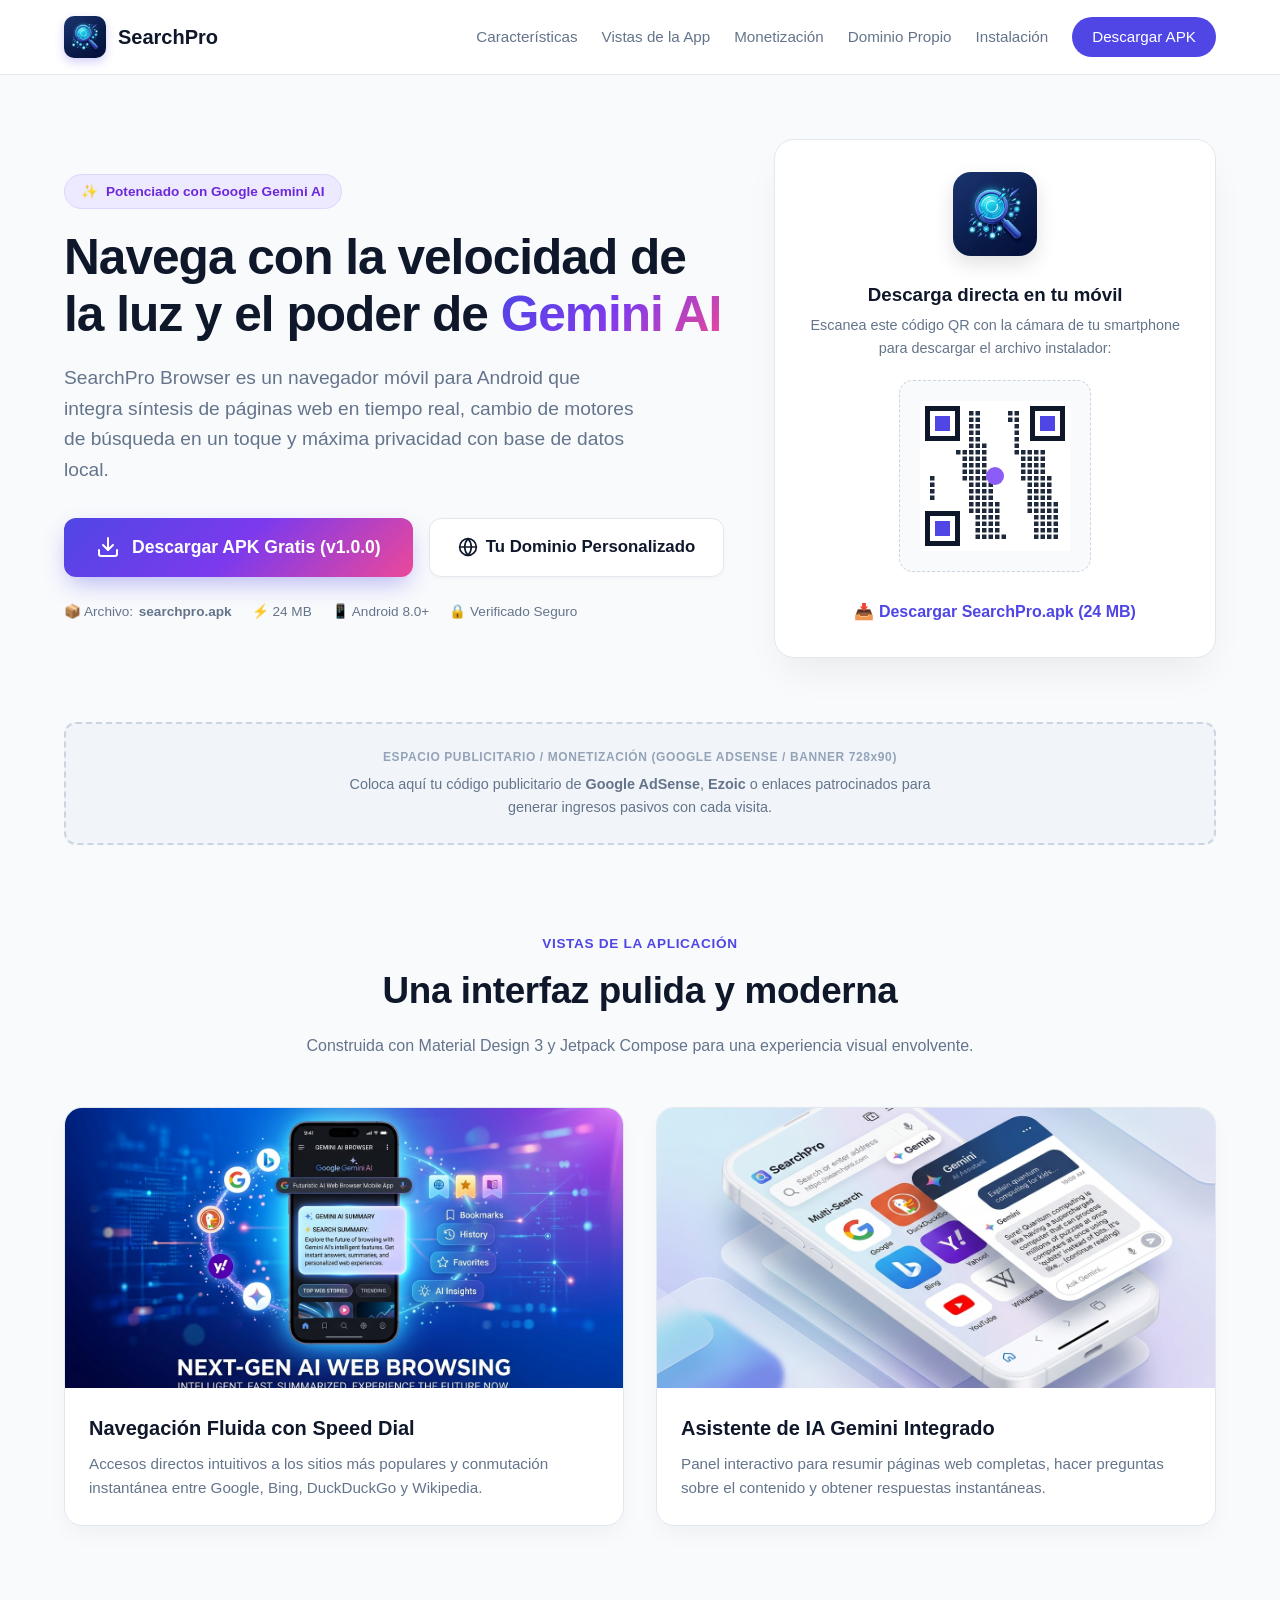
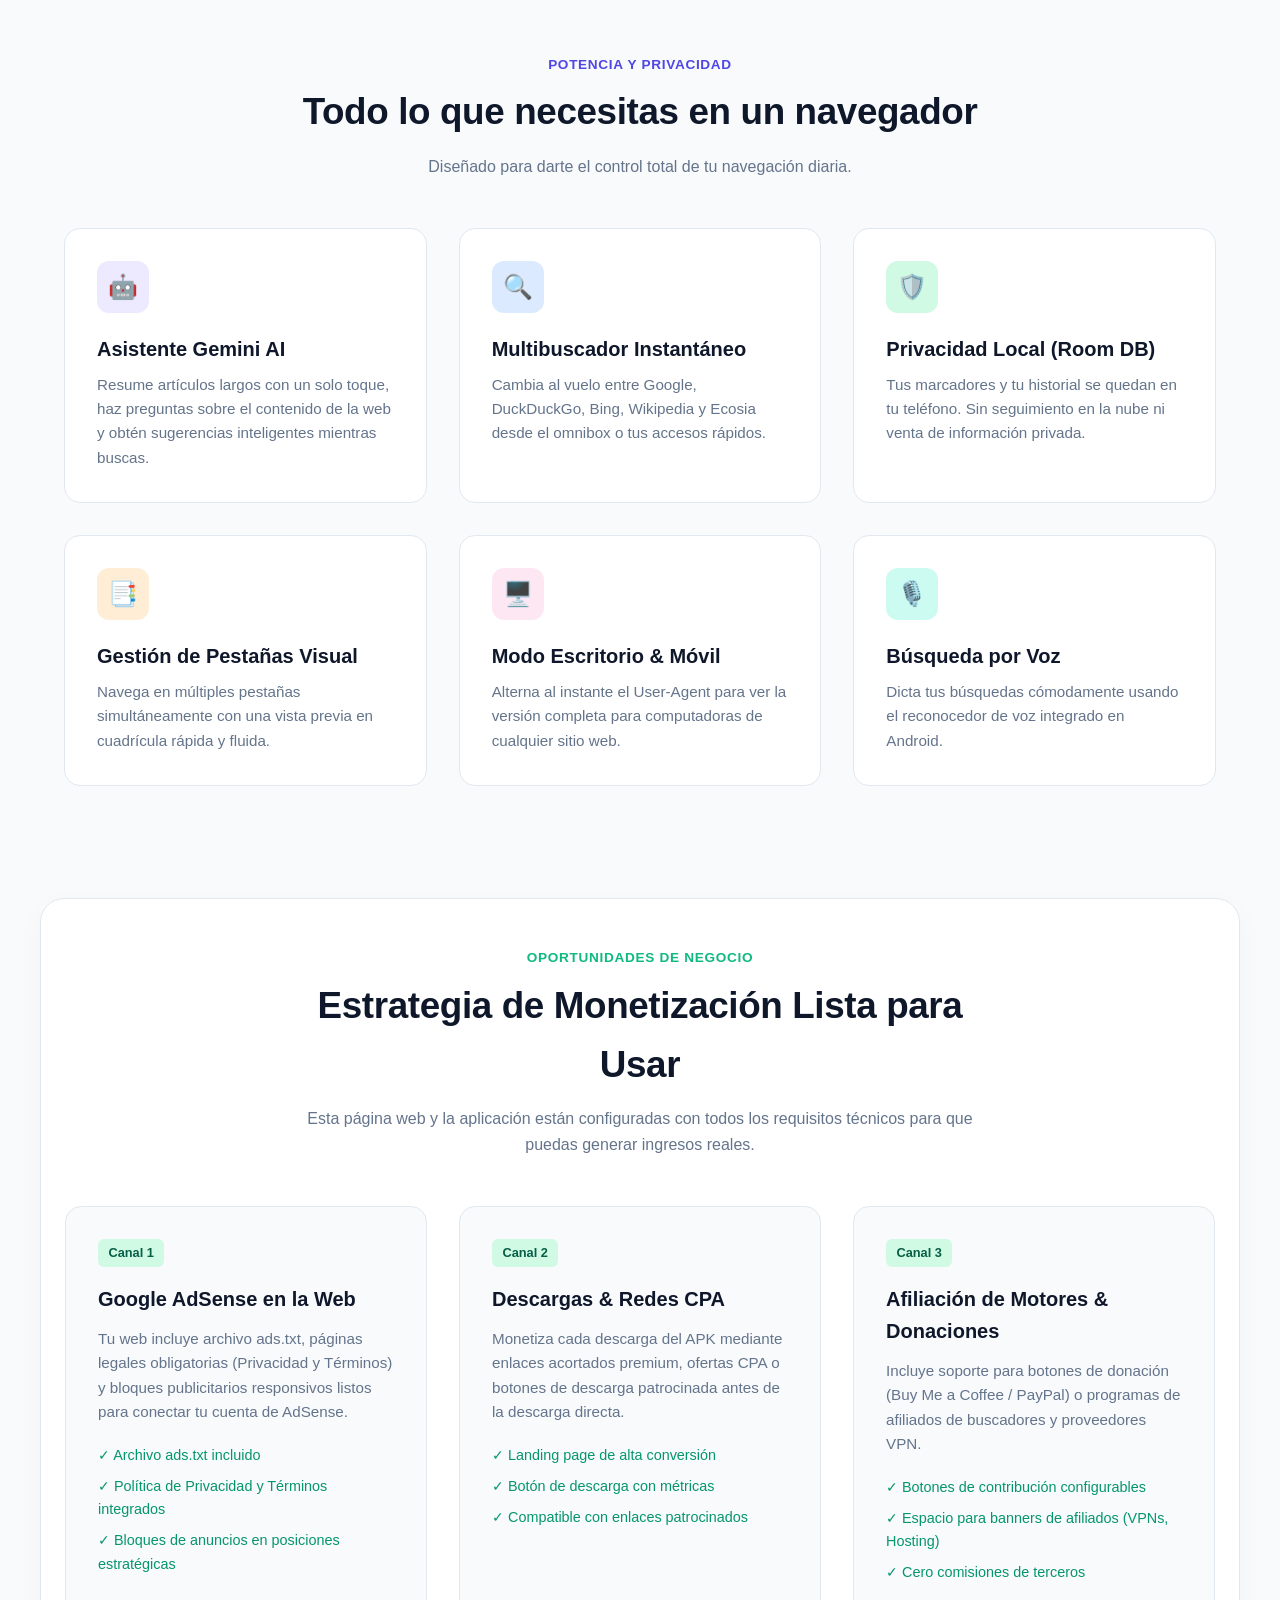
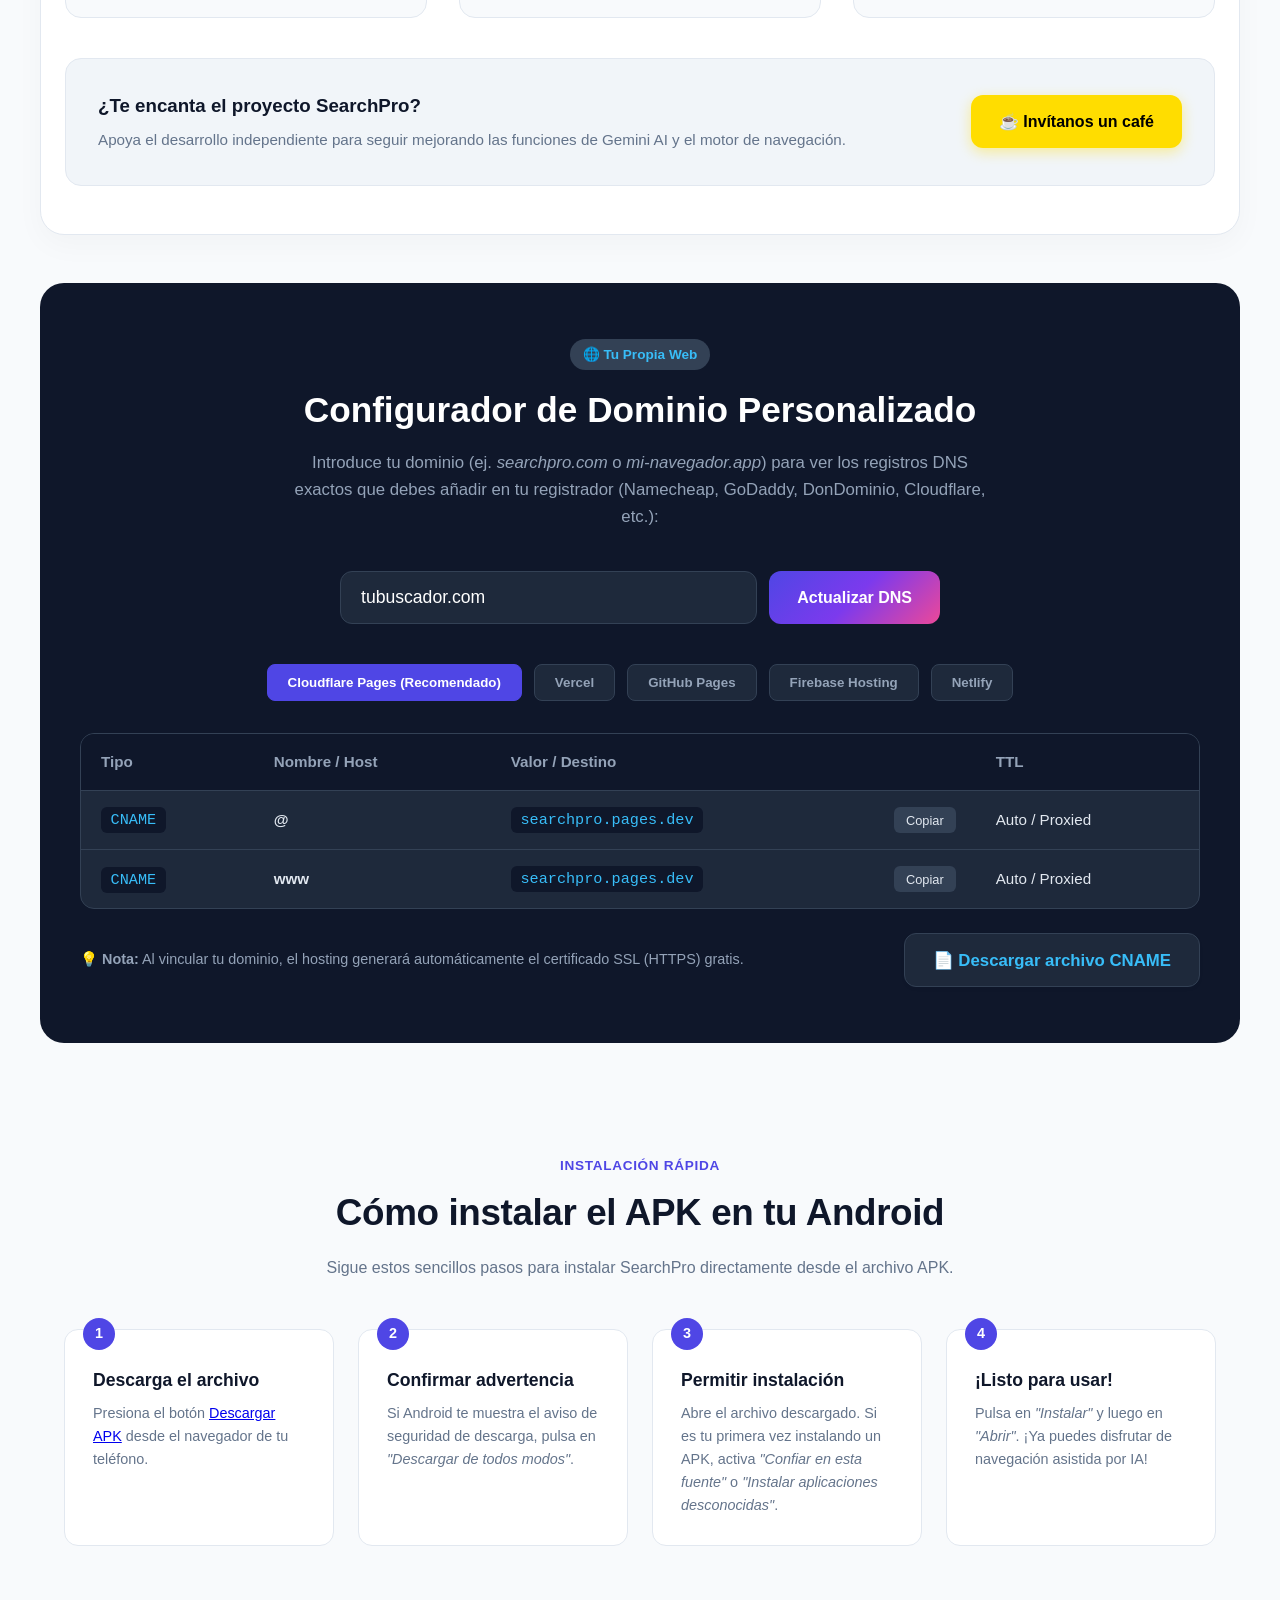
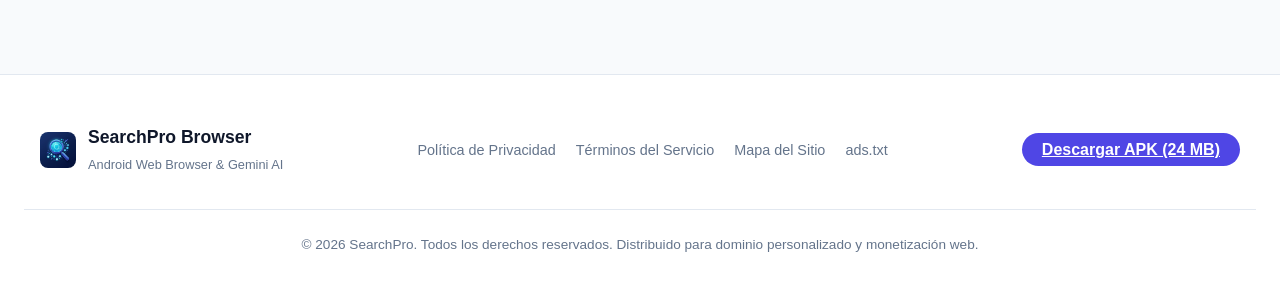
<file: public/index.html>
<!DOCTYPE html>
<html lang="es">
<head>
  <meta charset="UTF-8" />
  <meta name="viewport" content="width=device-width, initial-scale=1.0" />
  <title>SearchPro Browser — Navegador Web Inteligente con Gemini AI</title>
  
  <!-- SEO & Open Graph Meta Tags -->
  <meta name="description" content="Descarga el APK oficial de SearchPro Browser para Android. Navegación ultrarrápida, asistente Gemini AI integrado, multibuscador instantáneo y privacidad total." />
  <meta name="keywords" content="navegador android, descargar apk, browser gemini ai, buscador inteligente, apk navegador web" />
  <meta name="author" content="SearchPro Team" />
  
  <!-- Open Graph / Facebook -->
  <meta property="og:type" content="website" />
  <meta property="og:url" content="https://searchpro.app/" />
  <meta property="og:title" content="SearchPro Browser — Navegador Web Inteligente con Gemini AI" />
  <meta property="og:description" content="El navegador móvil para Android con Gemini AI integrado, cambio rápido de motor de búsqueda y almacenamiento de marcadores seguro." />
  <meta property="og:image" content="hero-banner.jpg" />

  <!-- Twitter Card -->
  <meta name="twitter:card" content="summary_large_image" />
  <meta name="twitter:title" content="SearchPro Browser — Navegador con Gemini AI" />
  <meta name="twitter:description" content="Descarga el APK oficial para Android. Rápido, privado e impulsado por Inteligencia Artificial." />
  <meta name="twitter:image" content="hero-banner.jpg" />

  <link rel="icon" type="image/jpeg" href="icon.jpg" />
  <link rel="stylesheet" href="styles.css" />

  <!-- Espacio para script de monetización (Google AdSense u otra red) -->
  <!-- Reemplaza 'ca-pub-XXXXXXXXXXXXXXXX' con tu ID de editor de AdSense una vez aprobado -->
  <!-- <script async src="https://pagead2.googlesyndication.com/pagead/js/adsbygoogle.js?client=ca-pub-XXXXXXXXXXXXXXXX" crossorigin="anonymous"></script> -->
</head>
<body>

  <!-- Navbar -->
  <header class="navbar">
    <div class="nav-container">
      <a href="#" class="brand">
        <img src="icon.jpg" alt="SearchPro Icon" class="brand-icon" />
        <span>SearchPro</span>
      </a>
      <nav class="nav-links">
        <a href="#caracteristicas">Características</a>
        <a href="#capturas">Vistas de la App</a>
        <a href="#monetizacion">Monetización</a>
        <a href="#dominio">Dominio Propio</a>
        <a href="#instalacion">Instalación</a>
        <a href="searchpro.apk" download="SearchPro.apk" class="btn-download-sm">Descargar APK</a>
      </nav>
    </div>
  </header>

  <!-- Hero Section -->
  <section class="hero">
    <div class="hero-content">
      <div class="badge-ai">
        <span>✨</span> Potenciado con Google Gemini AI
      </div>
      <h1 class="hero-title">
        Navega con la velocidad de la luz y el poder de <span class="gradient-text">Gemini AI</span>
      </h1>
      <p class="hero-desc">
        SearchPro Browser es un navegador móvil para Android que integra síntesis de páginas web en tiempo real, cambio de motores de búsqueda en un toque y máxima privacidad con base de datos local.
      </p>

      <div class="hero-actions">
        <a href="searchpro.apk" download="SearchPro.apk" class="btn-primary-large">
          <svg width="24" height="24" viewBox="0 0 24 24" fill="none" stroke="currentColor" stroke-width="2" stroke-linecap="round" stroke-linejoin="round">
            <path d="M21 15v4a2 2 0 0 1-2 2H5a2 2 0 0 1-2-2v-4"></path>
            <polyline points="7 10 12 15 17 10"></polyline>
            <line x1="12" y1="15" x2="12" y2="3"></line>
          </svg>
          Descargar APK Gratis (v1.0.0)
        </a>
        <a href="#dominio" class="btn-secondary">
          <svg width="20" height="20" viewBox="0 0 24 24" fill="none" stroke="currentColor" stroke-width="2" stroke-linecap="round" stroke-linejoin="round">
            <circle cx="12" cy="12" r="10"></circle>
            <line x1="2" y1="12" x2="22" y2="12"></line>
            <path d="M12 2a15.3 15.3 0 0 1 4 10 15.3 15.3 0 0 1-4 10 15.3 15.3 0 0 1-4-10 15.3 15.3 0 0 1 4-10z"></path>
          </svg>
          Tu Dominio Personalizado
        </a>
      </div>

      <div class="apk-meta">
        <span>📦 Archivo: <strong>searchpro.apk</strong></span>
        <span>⚡ 24 MB</span>
        <span>📱 Android 8.0+</span>
        <span>🔒 Verificado Seguro</span>
      </div>
    </div>

    <div class="hero-card">
      <img src="icon.jpg" alt="Logo de SearchPro" class="card-preview-icon" />
      <h3>Descarga directa en tu móvil</h3>
      <p style="color: var(--text-muted); font-size: 0.9rem; margin-top: 0.25rem;">
        Escanea este código QR con la cámara de tu smartphone para descargar el archivo instalador:
      </p>

      <div class="qr-box">
        <canvas id="qrCanvas" class="qr-canvas"></canvas>
      </div>

      <div>
        <a href="searchpro.apk" download="SearchPro.apk" style="color: var(--primary); font-weight: 700; text-decoration: none; font-size: 1rem; display: inline-flex; align-items: center; gap: 0.4rem;">
          📥 Descargar SearchPro.apk (24 MB)
        </a>
      </div>
    </div>
  </section>

  <!-- Banner Publicitario / Espacio de Monetización Superior -->
  <div class="ad-container-wrapper">
    <div class="ad-banner-slot">
      <div class="ad-tag">ESPACIO PUBLICITARIO / MONETIZACIÓN (GOOGLE ADSENSE / BANNER 728x90)</div>
      <p class="ad-placeholder-text">Coloca aquí tu código publicitario de <strong>Google AdSense</strong>, <strong>Ezoic</strong> o enlaces patrocinados para generar ingresos pasivos con cada visita.</p>
    </div>
  </div>

  <!-- Showcase / App Visual Preview -->
  <section id="capturas" class="section">
    <div class="section-header">
      <div class="section-subtitle">Vistas de la Aplicación</div>
      <h2 class="section-title">Una interfaz pulida y moderna</h2>
      <p style="color: var(--text-muted);">Construida con Material Design 3 y Jetpack Compose para una experiencia visual envolvente.</p>
    </div>

    <div class="showcase-grid">
      <div class="showcase-card">
        <img src="hero-banner.jpg" alt="SearchPro Browser Banner" class="showcase-img" />
        <div class="showcase-info">
          <h3>Navegación Fluida con Speed Dial</h3>
          <p>Accesos directos intuitivos a los sitios más populares y conmutación instantánea entre Google, Bing, DuckDuckGo y Wikipedia.</p>
        </div>
      </div>
      <div class="showcase-card">
        <img src="app-mockup.jpg" alt="SearchPro App Mockup" class="showcase-img" />
        <div class="showcase-info">
          <h3>Asistente de IA Gemini Integrado</h3>
          <p>Panel interactivo para resumir páginas web completas, hacer preguntas sobre el contenido y obtener respuestas instantáneas.</p>
        </div>
      </div>
    </div>
  </section>

  <!-- Features -->
  <section id="caracteristicas" class="section">
    <div class="section-header">
      <div class="section-subtitle">Potencia y Privacidad</div>
      <h2 class="section-title">Todo lo que necesitas en un navegador</h2>
      <p style="color: var(--text-muted);">Diseñado para darte el control total de tu navegación diaria.</p>
    </div>

    <div class="features-grid">
      <div class="feature-card">
        <div class="feature-icon-wrapper icon-purple">🤖</div>
        <h3 class="feature-title">Asistente Gemini AI</h3>
        <p class="feature-desc">Resume artículos largos con un solo toque, haz preguntas sobre el contenido de la web y obtén sugerencias inteligentes mientras buscas.</p>
      </div>

      <div class="feature-card">
        <div class="feature-icon-wrapper icon-blue">🔍</div>
        <h3 class="feature-title">Multibuscador Instantáneo</h3>
        <p class="feature-desc">Cambia al vuelo entre Google, DuckDuckGo, Bing, Wikipedia y Ecosia desde el omnibox o tus accesos rápidos.</p>
      </div>

      <div class="feature-card">
        <div class="feature-icon-wrapper icon-green">🛡️</div>
        <h3 class="feature-title">Privacidad Local (Room DB)</h3>
        <p class="feature-desc">Tus marcadores y tu historial se quedan en tu teléfono. Sin seguimiento en la nube ni venta de información privada.</p>
      </div>

      <div class="feature-card">
        <div class="feature-icon-wrapper icon-orange">📑</div>
        <h3 class="feature-title">Gestión de Pestañas Visual</h3>
        <p class="feature-desc">Navega en múltiples pestañas simultáneamente con una vista previa en cuadrícula rápida y fluida.</p>
      </div>

      <div class="feature-card">
        <div class="feature-icon-wrapper icon-pink">🖥️</div>
        <h3 class="feature-title">Modo Escritorio & Móvil</h3>
        <p class="feature-desc">Alterna al instante el User-Agent para ver la versión completa para computadoras de cualquier sitio web.</p>
      </div>

      <div class="feature-card">
        <div class="feature-icon-wrapper icon-teal">🎙️</div>
        <h3 class="feature-title">Búsqueda por Voz</h3>
        <p class="feature-desc">Dicta tus búsquedas cómodamente usando el reconocedor de voz integrado en Android.</p>
      </div>
    </div>
  </section>

  <!-- Monetization Strategy Section -->
  <section id="monetizacion" class="monetization-section">
    <div class="section-header">
      <div class="section-subtitle" style="color: #10b981;">Oportunidades de Negocio</div>
      <h2 class="section-title">Estrategia de Monetización Lista para Usar</h2>
      <p style="color: var(--text-muted);">Esta página web y la aplicación están configuradas con todos los requisitos técnicos para que puedas generar ingresos reales.</p>
    </div>

    <div class="monetization-grid">
      <div class="monetization-card">
        <div class="monetization-badge">Canal 1</div>
        <h3>Google AdSense en la Web</h3>
        <p>Tu web incluye archivo <code>ads.txt</code>, páginas legales obligatorias (Privacidad y Términos) y bloques publicitarios responsivos listos para conectar tu cuenta de AdSense.</p>
        <ul class="monetization-list">
          <li>✓ Archivo <code>ads.txt</code> incluido</li>
          <li>✓ Política de Privacidad y Términos integrados</li>
          <li>✓ Bloques de anuncios en posiciones estratégicas</li>
        </ul>
      </div>

      <div class="monetization-card">
        <div class="monetization-badge">Canal 2</div>
        <h3>Descargas & Redes CPA</h3>
        <p>Monetiza cada descarga del APK mediante enlaces acortados premium, ofertas CPA o botones de descarga patrocinada antes de la descarga directa.</p>
        <ul class="monetization-list">
          <li>✓ Landing page de alta conversión</li>
          <li>✓ Botón de descarga con métricas</li>
          <li>✓ Compatible con enlaces patrocinados</li>
        </ul>
      </div>

      <div class="monetization-card">
        <div class="monetization-badge">Canal 3</div>
        <h3>Afiliación de Motores & Donaciones</h3>
        <p>Incluye soporte para botones de donación (Buy Me a Coffee / PayPal) o programas de afiliados de buscadores y proveedores VPN.</p>
        <ul class="monetization-list">
          <li>✓ Botones de contribución configurables</li>
          <li>✓ Espacio para banners de afiliados (VPNs, Hosting)</li>
          <li>✓ Cero comisiones de terceros</li>
        </ul>
      </div>
    </div>

    <!-- Segundo Bloque de Anuncio / Donación -->
    <div class="donation-box">
      <div style="flex: 1;">
        <h3 style="margin-bottom: 0.5rem;">¿Te encanta el proyecto SearchPro?</h3>
        <p style="color: var(--text-muted); font-size: 0.95rem;">Apoya el desarrollo independiente para seguir mejorando las funciones de Gemini AI y el motor de navegación.</p>
      </div>
      <a href="https://buymeacoffee.com" target="_blank" rel="noopener noreferrer" class="btn-donate">
        ☕ Invítanos un café
      </a>
    </div>
  </section>

  <!-- Interactive Custom Domain Tool -->
  <section id="dominio" class="domain-section">
    <div class="domain-header">
      <div style="display: inline-block; background: #334155; padding: 0.3rem 0.8rem; border-radius: 9999px; font-size: 0.85rem; font-weight: 600; margin-bottom: 0.75rem; color: #38bdf8;">
        🌐 Tu Propia Web
      </div>
      <h2 style="font-size: 2.2rem; font-weight: 800; margin-bottom: 0.75rem;">Configurador de Dominio Personalizado</h2>
      <p style="color: #94a3b8; font-size: 1.05rem;">
        Introduce tu dominio (ej. <em>searchpro.com</em> o <em>mi-navegador.app</em>) para ver los registros DNS exactos que debes añadir en tu registrador (Namecheap, GoDaddy, DonDominio, Cloudflare, etc.):
      </p>
    </div>

    <div class="domain-input-box">
      <input type="text" id="domainInput" class="domain-input" placeholder="Escribe tu dominio (ej. tubuscador.com)" value="tubuscador.com" />
      <button class="btn-generate" onclick="updateDnsTable()">Actualizar DNS</button>
    </div>

    <div class="provider-tabs">
      <button class="provider-tab active" data-provider="cloudflare" onclick="selectProvider('cloudflare')">Cloudflare Pages (Recomendado)</button>
      <button class="provider-tab" data-provider="vercel" onclick="selectProvider('vercel')">Vercel</button>
      <button class="provider-tab" data-provider="github" onclick="selectProvider('github')">GitHub Pages</button>
      <button class="provider-tab" data-provider="firebase" onclick="selectProvider('firebase')">Firebase Hosting</button>
      <button class="provider-tab" data-provider="netlify" onclick="selectProvider('netlify')">Netlify</button>
    </div>

    <div class="dns-table-container">
      <table class="dns-table">
        <thead>
          <tr>
            <th>Tipo</th>
            <th>Nombre / Host</th>
            <th>Valor / Destino</th>
            <th>TTL</th>
          </tr>
        </thead>
        <tbody id="dnsTableBody">
          <!-- Populated by JS -->
        </tbody>
      </table>
    </div>

    <div style="display: flex; justify-content: space-between; align-items: center; flex-wrap: wrap; gap: 1rem;">
      <p style="color: #94a3b8; font-size: 0.9rem;">
        💡 <strong>Nota:</strong> Al vincular tu dominio, el hosting generará automáticamente el certificado SSL (HTTPS) gratis.
      </p>
      <button onclick="downloadCnameFile()" class="btn-secondary" style="background: #1e293b; color: #38bdf8; border-color: #334155;">
        📄 Descargar archivo CNAME
      </button>
    </div>
  </section>

  <!-- Installation Steps -->
  <section id="instalacion" class="section">
    <div class="section-header">
      <div class="section-subtitle">Instalación Rápida</div>
      <h2 class="section-title">Cómo instalar el APK en tu Android</h2>
      <p style="color: var(--text-muted);">Sigue estos sencillos pasos para instalar SearchPro directamente desde el archivo APK.</p>
    </div>

    <div class="steps-grid">
      <div class="step-box">
        <div class="step-number">1</div>
        <h4>Descarga el archivo</h4>
        <p>Presiona el botón <a href="searchpro.apk" download="SearchPro.apk">Descargar APK</a> desde el navegador de tu teléfono.</p>
      </div>

      <div class="step-box">
        <div class="step-number">2</div>
        <h4>Confirmar advertencia</h4>
        <p>Si Android te muestra el aviso de seguridad de descarga, pulsa en <em>"Descargar de todos modos"</em>.</p>
      </div>

      <div class="step-box">
        <div class="step-number">3</div>
        <h4>Permitir instalación</h4>
        <p>Abre el archivo descargado. Si es tu primera vez instalando un APK, activa <em>"Confiar en esta fuente"</em> o <em>"Instalar aplicaciones desconocidas"</em>.</p>
      </div>

      <div class="step-box">
        <div class="step-number">4</div>
        <h4>¡Listo para usar!</h4>
        <p>Pulsa en <em>"Instalar"</em> y luego en <em>"Abrir"</em>. ¡Ya puedes disfrutar de navegación asistida por IA!</p>
      </div>
    </div>
  </section>

  <!-- Footer con enlaces legales indispensables para AdSense y SEO -->
  <footer>
    <div class="footer-content">
      <div style="display: flex; align-items: center; gap: 0.75rem;">
        <img src="icon.jpg" alt="Icono" style="width: 36px; height: 36px; border-radius: 8px;" />
        <div>
          <span style="font-weight: 700; color: var(--text-main); font-size: 1.1rem; display: block;">SearchPro Browser</span>
          <span style="font-size: 0.8rem; color: var(--text-muted);">Android Web Browser & Gemini AI</span>
        </div>
      </div>
      
      <div class="footer-links">
        <a href="privacy.html">Política de Privacidad</a>
        <a href="terms.html">Términos del Servicio</a>
        <a href="sitemap.xml">Mapa del Sitio</a>
        <a href="ads.txt">ads.txt</a>
      </div>

      <div>
        <a href="searchpro.apk" download="SearchPro.apk" class="btn-download-sm">Descargar APK (24 MB)</a>
      </div>
    </div>
    <div style="text-align: center; margin-top: 2rem; padding-top: 1.5rem; border-top: 1px solid var(--border-light); font-size: 0.85rem; color: var(--text-muted);">
      © 2026 SearchPro. Todos los derechos reservados. Distribuido para dominio personalizado y monetización web.
    </div>
  </footer>

  <script src="app.js"></script>
</body>
</html>
</file>
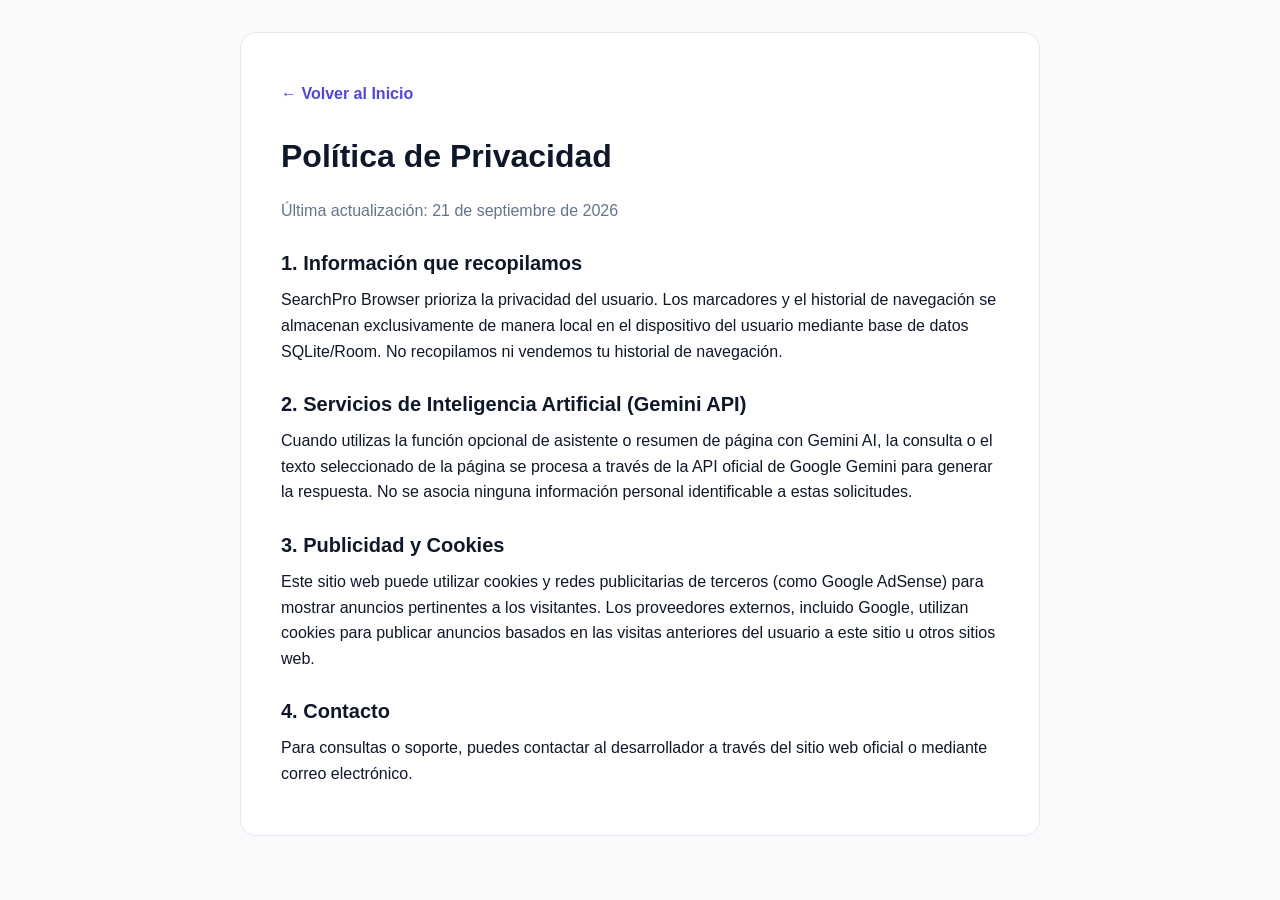
<file: public/privacy.html>
<!DOCTYPE html>
<html lang="es">
<head>
  <meta charset="UTF-8" />
  <meta name="viewport" content="width=device-width, initial-scale=1.0" />
  <title>Política de Privacidad — SearchPro Browser</title>
  <link rel="icon" type="image/jpeg" href="icon.jpg" />
  <link rel="stylesheet" href="styles.css" />
</head>
<body style="background: #f8fafc; padding: 2rem 1.5rem;">
  <div style="max-width: 800px; margin: 0 auto; background: #fff; padding: 3rem 2.5rem; border-radius: 16px; border: 1px solid var(--border-light);">
    <a href="index.html" style="color: var(--primary); text-decoration: none; font-weight: 600;">← Volver al Inicio</a>
    <h1 style="margin-top: 1.5rem; margin-bottom: 1rem;">Política de Privacidad</h1>
    <p style="color: var(--text-muted); margin-bottom: 1.5rem;">Última actualización: 21 de septiembre de 2026</p>

    <h2 style="font-size: 1.25rem; margin: 1.5rem 0 0.5rem;">1. Información que recopilamos</h2>
    <p>SearchPro Browser prioriza la privacidad del usuario. Los marcadores y el historial de navegación se almacenan exclusivamente de manera local en el dispositivo del usuario mediante base de datos SQLite/Room. No recopilamos ni vendemos tu historial de navegación.</p>

    <h2 style="font-size: 1.25rem; margin: 1.5rem 0 0.5rem;">2. Servicios de Inteligencia Artificial (Gemini API)</h2>
    <p>Cuando utilizas la función opcional de asistente o resumen de página con Gemini AI, la consulta o el texto seleccionado de la página se procesa a través de la API oficial de Google Gemini para generar la respuesta. No se asocia ninguna información personal identificable a estas solicitudes.</p>

    <h2 style="font-size: 1.25rem; margin: 1.5rem 0 0.5rem;">3. Publicidad y Cookies</h2>
    <p>Este sitio web puede utilizar cookies y redes publicitarias de terceros (como Google AdSense) para mostrar anuncios pertinentes a los visitantes. Los proveedores externos, incluido Google, utilizan cookies para publicar anuncios basados en las visitas anteriores del usuario a este sitio u otros sitios web.</p>

    <h2 style="font-size: 1.25rem; margin: 1.5rem 0 0.5rem;">4. Contacto</h2>
    <p>Para consultas o soporte, puedes contactar al desarrollador a través del sitio web oficial o mediante correo electrónico.</p>
  </div>
</body>
</html>
</file>
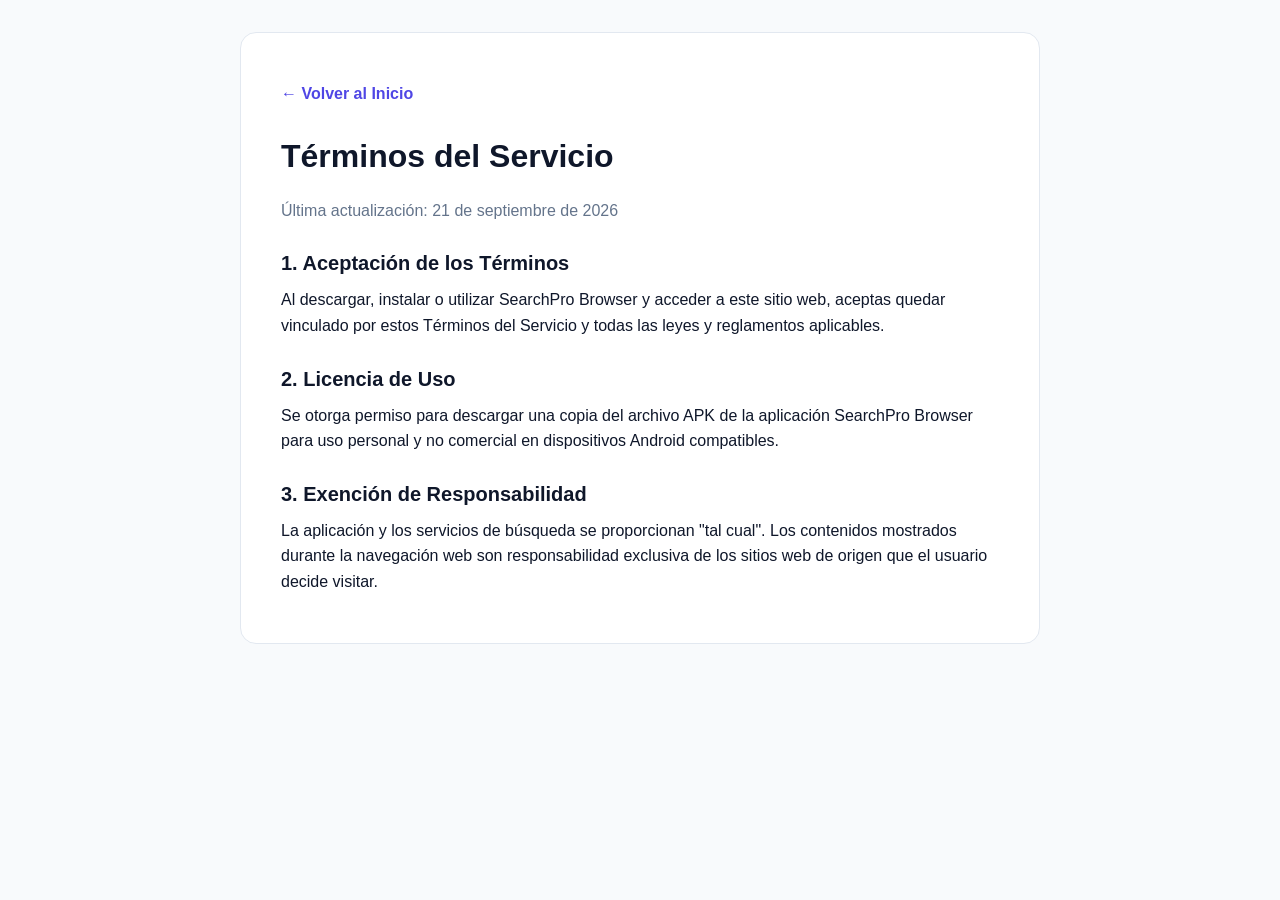
<file: public/terms.html>
<!DOCTYPE html>
<html lang="es">
<head>
  <meta charset="UTF-8" />
  <meta name="viewport" content="width=device-width, initial-scale=1.0" />
  <title>Términos del Servicio — SearchPro Browser</title>
  <link rel="icon" type="image/jpeg" href="icon.jpg" />
  <link rel="stylesheet" href="styles.css" />
</head>
<body style="background: #f8fafc; padding: 2rem 1.5rem;">
  <div style="max-width: 800px; margin: 0 auto; background: #fff; padding: 3rem 2.5rem; border-radius: 16px; border: 1px solid var(--border-light);">
    <a href="index.html" style="color: var(--primary); text-decoration: none; font-weight: 600;">← Volver al Inicio</a>
    <h1 style="margin-top: 1.5rem; margin-bottom: 1rem;">Términos del Servicio</h1>
    <p style="color: var(--text-muted); margin-bottom: 1.5rem;">Última actualización: 21 de septiembre de 2026</p>

    <h2 style="font-size: 1.25rem; margin: 1.5rem 0 0.5rem;">1. Aceptación de los Términos</h2>
    <p>Al descargar, instalar o utilizar SearchPro Browser y acceder a este sitio web, aceptas quedar vinculado por estos Términos del Servicio y todas las leyes y reglamentos aplicables.</p>

    <h2 style="font-size: 1.25rem; margin: 1.5rem 0 0.5rem;">2. Licencia de Uso</h2>
    <p>Se otorga permiso para descargar una copia del archivo APK de la aplicación SearchPro Browser para uso personal y no comercial en dispositivos Android compatibles.</p>

    <h2 style="font-size: 1.25rem; margin: 1.5rem 0 0.5rem;">3. Exención de Responsabilidad</h2>
    <p>La aplicación y los servicios de búsqueda se proporcionan "tal cual". Los contenidos mostrados durante la navegación web son responsabilidad exclusiva de los sitios web de origen que el usuario decide visitar.</p>
  </div>
</body>
</html>
</file>
<file: public/styles.css>
:root {
  --primary: #4f46e5;
  --primary-hover: #4338ca;
  --primary-light: #eef2ff;
  --accent: #8b5cf6;
  --accent-gradient: linear-gradient(135deg, #4f46e5 0%, #7c3aed 50%, #ec4899 100%);
  --bg-dark: #0f172a;
  --bg-card-dark: #1e293b;
  --text-main: #0f172a;
  --text-muted: #64748b;
  --border-light: #e2e8f0;
  --success: #10b981;
}

* {
  box-sizing: border-box;
  margin: 0;
  padding: 0;
  font-family: -apple-system, BlinkMacSystemFont, "Segoe UI", Roboto, Oxygen, Ubuntu, Cantarell, "Helvetica Neue", sans-serif;
}

body {
  background-color: #f8fafc;
  color: var(--text-main);
  line-height: 1.6;
  overflow-x: hidden;
}

/* Header & Nav */
.navbar {
  position: sticky;
  top: 0;
  background: rgba(255, 255, 255, 0.9);
  backdrop-filter: blur(12px);
  border-bottom: 1px solid var(--border-light);
  z-index: 100;
}

.nav-container {
  max-width: 1200px;
  margin: 0 auto;
  padding: 1rem 1.5rem;
  display: flex;
  justify-content: space-between;
  align-items: center;
}

.brand {
  display: flex;
  align-items: center;
  gap: 0.75rem;
  text-decoration: none;
  color: inherit;
  font-weight: 700;
  font-size: 1.25rem;
}

.brand-icon {
  width: 42px;
  height: 42px;
  border-radius: 10px;
  object-fit: cover;
  box-shadow: 0 4px 10px rgba(79, 70, 229, 0.25);
}

.nav-links {
  display: flex;
  gap: 1.5rem;
  align-items: center;
}

.nav-links a {
  text-decoration: none;
  color: var(--text-muted);
  font-weight: 500;
  font-size: 0.95rem;
  transition: color 0.2s;
}

.nav-links a:hover {
  color: var(--primary);
}

.btn-download-sm {
  background: var(--primary);
  color: #fff !important;
  padding: 0.5rem 1.25rem;
  border-radius: 9999px;
  font-weight: 600;
  transition: transform 0.2s, background-color 0.2s;
}

.btn-download-sm:hover {
  background: var(--primary-hover);
  transform: translateY(-1px);
}

/* Hero Section */
.hero {
  max-width: 1200px;
  margin: 0 auto;
  padding: 4rem 1.5rem 2.5rem;
  display: grid;
  grid-template-columns: 1.2fr 0.8fr;
  gap: 3rem;
  align-items: center;
}

.badge-ai {
  display: inline-flex;
  align-items: center;
  gap: 0.5rem;
  background: #ede9fe;
  color: #6d28d9;
  padding: 0.35rem 1rem;
  border-radius: 9999px;
  font-size: 0.85rem;
  font-weight: 600;
  margin-bottom: 1.25rem;
  border: 1px solid #ddd6fe;
}

.hero-title {
  font-size: 3.1rem;
  line-height: 1.15;
  font-weight: 800;
  margin-bottom: 1.25rem;
  letter-spacing: -0.02em;
}

.gradient-text {
  background: var(--accent-gradient);
  -webkit-background-clip: text;
  -webkit-text-fill-color: transparent;
}

.hero-desc {
  font-size: 1.2rem;
  color: var(--text-muted);
  margin-bottom: 2rem;
  max-width: 580px;
}

.hero-actions {
  display: flex;
  flex-wrap: wrap;
  gap: 1rem;
  align-items: center;
  margin-bottom: 1.5rem;
}

.btn-primary-large {
  display: inline-flex;
  align-items: center;
  gap: 0.75rem;
  background: var(--accent-gradient);
  color: #fff;
  padding: 0.95rem 2rem;
  border-radius: 12px;
  font-weight: 600;
  font-size: 1.1rem;
  text-decoration: none;
  box-shadow: 0 10px 25px -5px rgba(79, 70, 229, 0.4);
  transition: transform 0.2s, box-shadow 0.2s;
}

.btn-primary-large:hover {
  transform: translateY(-2px);
  box-shadow: 0 15px 30px -5px rgba(79, 70, 229, 0.5);
}

.btn-secondary {
  display: inline-flex;
  align-items: center;
  gap: 0.5rem;
  background: #fff;
  color: var(--text-main);
  padding: 0.95rem 1.75rem;
  border-radius: 12px;
  font-weight: 600;
  font-size: 1.05rem;
  text-decoration: none;
  border: 1px solid var(--border-light);
  box-shadow: 0 2px 4px rgba(0,0,0,0.03);
  transition: all 0.2s;
}

.btn-secondary:hover {
  background: #f1f5f9;
}

.apk-meta {
  display: flex;
  flex-wrap: wrap;
  gap: 1.25rem;
  color: var(--text-muted);
  font-size: 0.85rem;
  margin-top: 0.5rem;
}

.apk-meta span {
  display: flex;
  align-items: center;
  gap: 0.35rem;
}

/* Hero Mockup & QR Card */
.hero-card {
  background: #fff;
  border-radius: 20px;
  padding: 2rem;
  border: 1px solid var(--border-light);
  box-shadow: 0 20px 40px -10px rgba(0, 0, 0, 0.07);
  text-align: center;
  position: relative;
}

.card-preview-icon {
  width: 84px;
  height: 84px;
  border-radius: 18px;
  object-fit: cover;
  box-shadow: 0 8px 20px rgba(0, 0, 0, 0.12);
  margin-bottom: 1rem;
}

.qr-box {
  background: #f8fafc;
  border-radius: 14px;
  padding: 1.25rem;
  margin: 1.25rem 0;
  display: inline-block;
  border: 1px dashed #cbd5e1;
}

.qr-canvas {
  width: 150px;
  height: 150px;
  display: block;
  margin: 0 auto;
}

/* Monetization / Ad Slot */
.ad-container-wrapper {
  max-width: 1200px;
  margin: 1.5rem auto;
  padding: 0 1.5rem;
}

.ad-banner-slot {
  background: #f1f5f9;
  border: 2px dashed #cbd5e1;
  border-radius: 12px;
  padding: 1.5rem;
  text-align: center;
  min-height: 100px;
  display: flex;
  flex-direction: column;
  align-items: center;
  justify-content: center;
}

.ad-tag {
  font-size: 0.75rem;
  font-weight: 700;
  color: #94a3b8;
  letter-spacing: 0.05em;
  margin-bottom: 0.35rem;
}

.ad-placeholder-text {
  font-size: 0.9rem;
  color: #64748b;
  max-width: 600px;
}

/* App Showcase Grid */
.showcase-grid {
  display: grid;
  grid-template-columns: 1fr 1fr;
  gap: 2rem;
  margin-top: 2rem;
}

.showcase-card {
  background: #fff;
  border-radius: 18px;
  overflow: hidden;
  border: 1px solid var(--border-light);
  box-shadow: 0 10px 25px -5px rgba(0, 0, 0, 0.05);
  transition: transform 0.2s;
}

.showcase-card:hover {
  transform: translateY(-4px);
}

.showcase-img {
  width: 100%;
  height: 280px;
  object-fit: cover;
  display: block;
}

.showcase-info {
  padding: 1.5rem;
}

.showcase-info h3 {
  font-size: 1.25rem;
  margin-bottom: 0.5rem;
}

.showcase-info p {
  color: var(--text-muted);
  font-size: 0.95rem;
}

/* Features Grid */
.section {
  max-width: 1200px;
  margin: 0 auto;
  padding: 4rem 1.5rem;
}

.section-header {
  text-align: center;
  max-width: 700px;
  margin: 0 auto 3rem;
}

.section-subtitle {
  color: var(--primary);
  font-weight: 700;
  text-transform: uppercase;
  font-size: 0.85rem;
  letter-spacing: 0.05em;
  margin-bottom: 0.5rem;
}

.section-title {
  font-size: 2.3rem;
  font-weight: 800;
  letter-spacing: -0.01em;
  margin-bottom: 0.75rem;
}

.features-grid {
  display: grid;
  grid-template-columns: repeat(auto-fit, minmax(280px, 1fr));
  gap: 2rem;
}

.feature-card {
  background: #fff;
  border-radius: 16px;
  padding: 2rem;
  border: 1px solid var(--border-light);
  transition: transform 0.2s, box-shadow 0.2s;
}

.feature-card:hover {
  transform: translateY(-4px);
  box-shadow: 0 15px 30px -5px rgba(0, 0, 0, 0.05);
}

.feature-icon-wrapper {
  width: 52px;
  height: 52px;
  border-radius: 12px;
  display: flex;
  align-items: center;
  justify-content: center;
  margin-bottom: 1.25rem;
  font-size: 1.5rem;
}

.icon-purple { background: #ede9fe; color: #7c3aed; }
.icon-blue { background: #dbeafe; color: #2563eb; }
.icon-green { background: #d1fae5; color: #059669; }
.icon-orange { background: #ffedd5; color: #ea580c; }
.icon-pink { background: #fce7f3; color: #db2777; }
.icon-teal { background: #ccfbf1; color: #0d9488; }

.feature-title {
  font-size: 1.25rem;
  font-weight: 700;
  margin-bottom: 0.5rem;
}

.feature-desc {
  color: var(--text-muted);
  font-size: 0.95rem;
}

/* Monetization Section */
.monetization-section {
  max-width: 1200px;
  margin: 3rem auto;
  padding: 3rem 1.5rem;
  background: #ffffff;
  border-radius: 24px;
  border: 1px solid var(--border-light);
  box-shadow: 0 10px 30px rgba(0,0,0,0.03);
}

.monetization-grid {
  display: grid;
  grid-template-columns: repeat(auto-fit, minmax(300px, 1fr));
  gap: 2rem;
  margin-bottom: 2.5rem;
}

.monetization-card {
  background: #f8fafc;
  border-radius: 16px;
  padding: 2rem;
  border: 1px solid var(--border-light);
  position: relative;
}

.monetization-badge {
  background: #d1fae5;
  color: #065f46;
  display: inline-block;
  font-weight: 700;
  font-size: 0.8rem;
  padding: 0.25rem 0.65rem;
  border-radius: 6px;
  margin-bottom: 1rem;
}

.monetization-card h3 {
  font-size: 1.25rem;
  margin-bottom: 0.75rem;
}

.monetization-card p {
  color: var(--text-muted);
  font-size: 0.95rem;
  margin-bottom: 1.25rem;
}

.monetization-list {
  list-style: none;
  font-size: 0.9rem;
  color: #334155;
  display: flex;
  flex-direction: column;
  gap: 0.5rem;
}

.monetization-list li {
  color: #059669;
  font-weight: 500;
}

.donation-box {
  background: #f1f5f9;
  border-radius: 16px;
  padding: 2rem;
  display: flex;
  align-items: center;
  justify-content: space-between;
  flex-wrap: wrap;
  gap: 1.5rem;
  border: 1px solid #e2e8f0;
}

.btn-donate {
  background: #ffdd00;
  color: #000;
  font-weight: 700;
  text-decoration: none;
  padding: 0.85rem 1.75rem;
  border-radius: 12px;
  box-shadow: 0 4px 14px rgba(255, 221, 0, 0.4);
  transition: transform 0.2s;
  display: inline-block;
}

.btn-donate:hover {
  transform: translateY(-2px);
}

/* Domain Configurator Tool */
.domain-section {
  background: #0f172a;
  color: #fff;
  border-radius: 24px;
  padding: 3.5rem 2.5rem;
  margin: 3rem auto;
  max-width: 1200px;
}

.domain-header {
  text-align: center;
  max-width: 700px;
  margin: 0 auto 2.5rem;
}

.domain-input-box {
  max-width: 600px;
  margin: 0 auto 2.5rem;
  display: flex;
  gap: 0.75rem;
}

.domain-input {
  flex: 1;
  padding: 0.95rem 1.25rem;
  border-radius: 12px;
  border: 1px solid #334155;
  background: #1e293b;
  color: #fff;
  font-size: 1.1rem;
  outline: none;
}

.domain-input:focus {
  border-color: var(--primary);
  box-shadow: 0 0 0 3px rgba(99, 102, 241, 0.3);
}

.btn-generate {
  background: var(--accent-gradient);
  color: #fff;
  border: none;
  padding: 0 1.75rem;
  border-radius: 12px;
  font-weight: 600;
  font-size: 1rem;
  cursor: pointer;
}

.provider-tabs {
  display: flex;
  justify-content: center;
  gap: 0.75rem;
  margin-bottom: 2rem;
  flex-wrap: wrap;
}

.provider-tab {
  background: #1e293b;
  border: 1px solid #334155;
  color: #94a3b8;
  padding: 0.6rem 1.25rem;
  border-radius: 8px;
  cursor: pointer;
  font-weight: 600;
  transition: all 0.2s;
}

.provider-tab.active {
  background: var(--primary);
  color: #fff;
  border-color: var(--primary);
}

.dns-table-container {
  background: #1e293b;
  border-radius: 14px;
  overflow: hidden;
  border: 1px solid #334155;
  margin-bottom: 1.5rem;
}

.dns-table {
  width: 100%;
  border-collapse: collapse;
  text-align: left;
  font-size: 0.95rem;
}

.dns-table th {
  background: #0f172a;
  padding: 1rem 1.25rem;
  color: #94a3b8;
  font-weight: 600;
}

.dns-table td {
  padding: 1rem 1.25rem;
  border-top: 1px solid #334155;
  color: #e2e8f0;
}

.dns-code {
  font-family: ui-monospace, SFMono-Regular, Menlo, Monaco, Consolas, monospace;
  background: #0f172a;
  padding: 0.25rem 0.6rem;
  border-radius: 6px;
  color: #38bdf8;
}

.dns-copy-btn {
  background: #334155;
  color: #e2e8f0;
  border: none;
  padding: 0.35rem 0.75rem;
  border-radius: 6px;
  cursor: pointer;
  font-size: 0.8rem;
  float: right;
}

.dns-copy-btn:hover {
  background: #475569;
}

/* Steps list */
.steps-grid {
  display: grid;
  grid-template-columns: repeat(auto-fit, minmax(240px, 1fr));
  gap: 1.5rem;
  margin-top: 2rem;
}

.step-box {
  background: #fff;
  border-radius: 14px;
  padding: 1.75rem;
  border: 1px solid var(--border-light);
  position: relative;
}

.step-number {
  position: absolute;
  top: -12px;
  left: 18px;
  width: 32px;
  height: 32px;
  background: var(--primary);
  color: #fff;
  border-radius: 50%;
  display: flex;
  align-items: center;
  justify-content: center;
  font-weight: 700;
  font-size: 0.9rem;
}

.step-box h4 {
  margin-top: 0.5rem;
  margin-bottom: 0.5rem;
  font-size: 1.1rem;
}

.step-box p {
  color: var(--text-muted);
  font-size: 0.9rem;
}

/* Footer */
footer {
  border-top: 1px solid var(--border-light);
  background: #fff;
  padding: 3rem 1.5rem;
  margin-top: 4rem;
}

.footer-content {
  max-width: 1200px;
  margin: 0 auto;
  display: flex;
  justify-content: space-between;
  align-items: center;
  flex-wrap: wrap;
  gap: 1.5rem;
}

.footer-links {
  display: flex;
  gap: 1.25rem;
  flex-wrap: wrap;
}

.footer-links a {
  color: var(--text-muted);
  text-decoration: none;
  font-size: 0.9rem;
  transition: color 0.2s;
}

.footer-links a:hover {
  color: var(--primary);
}

@media (max-width: 868px) {
  .hero {
    grid-template-columns: 1fr;
    text-align: center;
  }
  .hero-title {
    font-size: 2.3rem;
  }
  .hero-desc {
    margin-left: auto;
    margin-right: auto;
  }
  .hero-actions {
    justify-content: center;
  }
  .apk-meta {
    justify-content: center;
  }
  .domain-input-box {
    flex-direction: column;
  }
  .showcase-grid {
    grid-template-columns: 1fr;
  }
}
</file>
